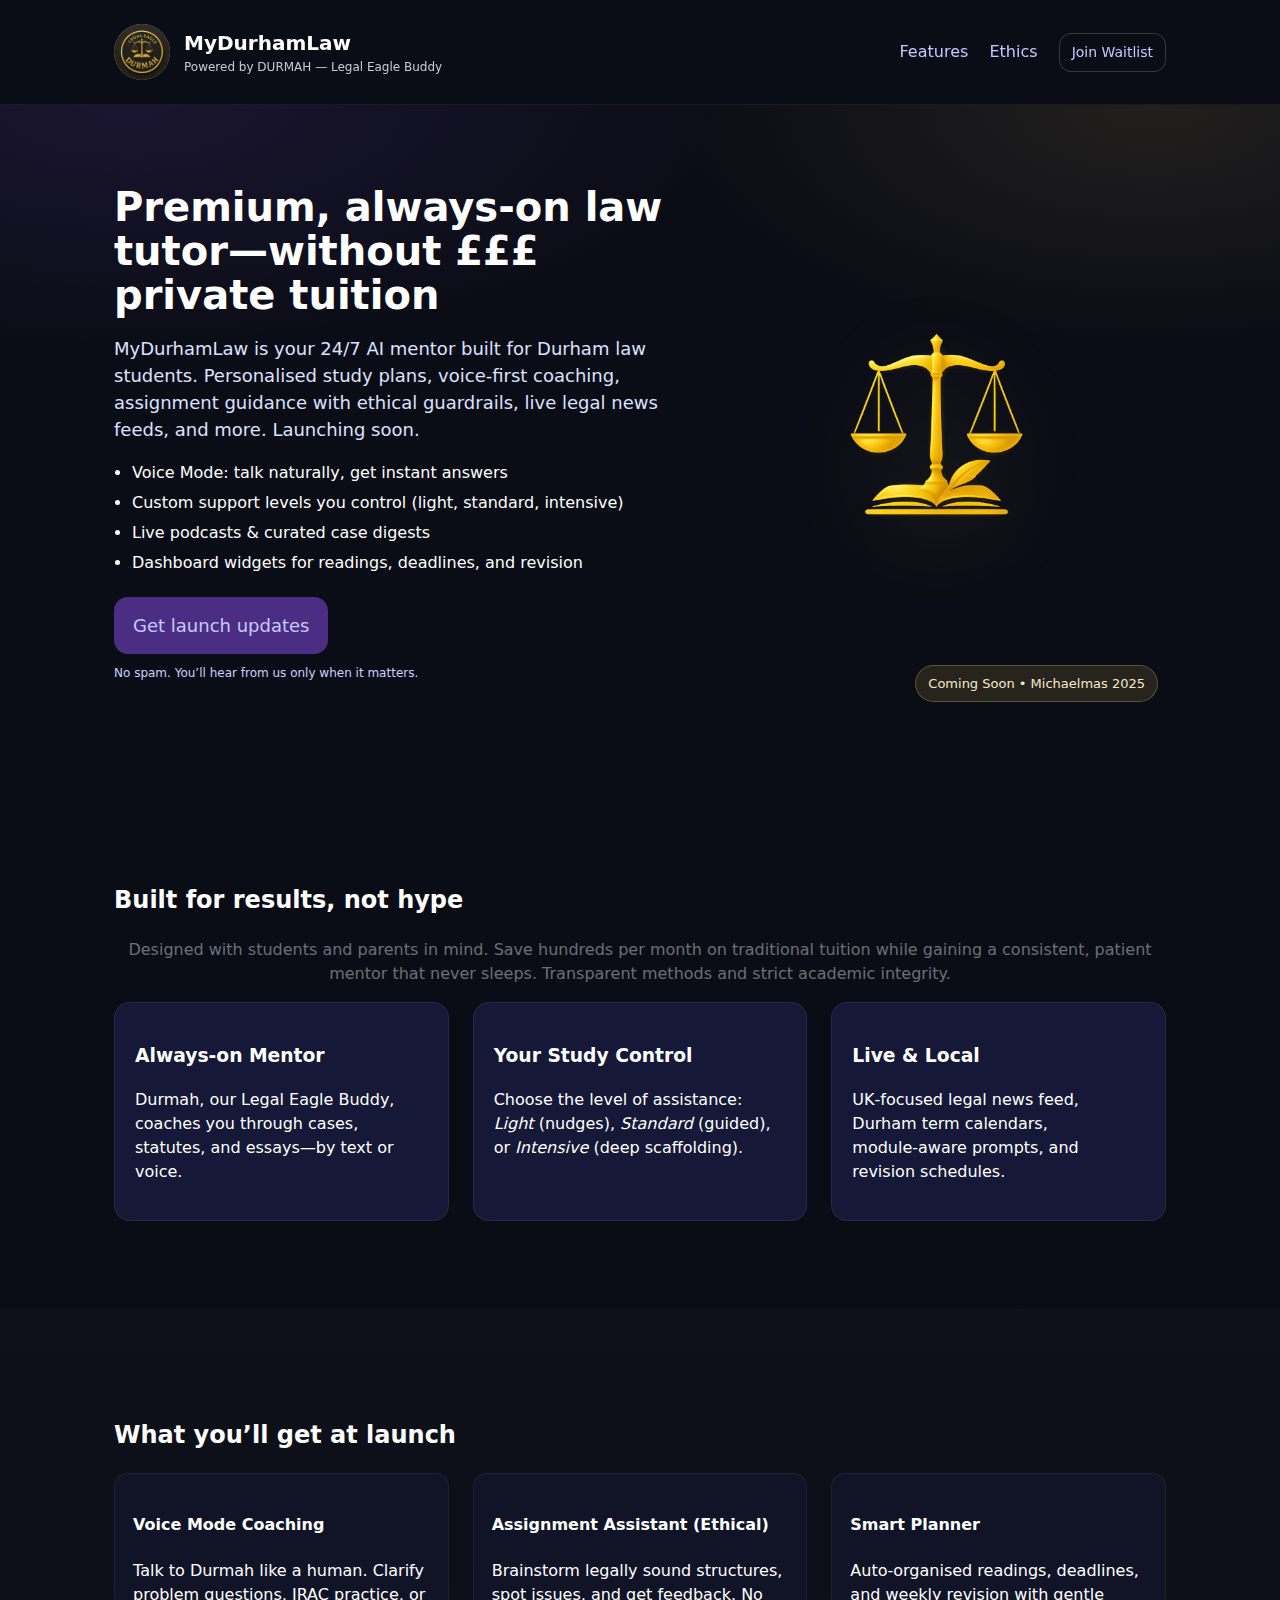
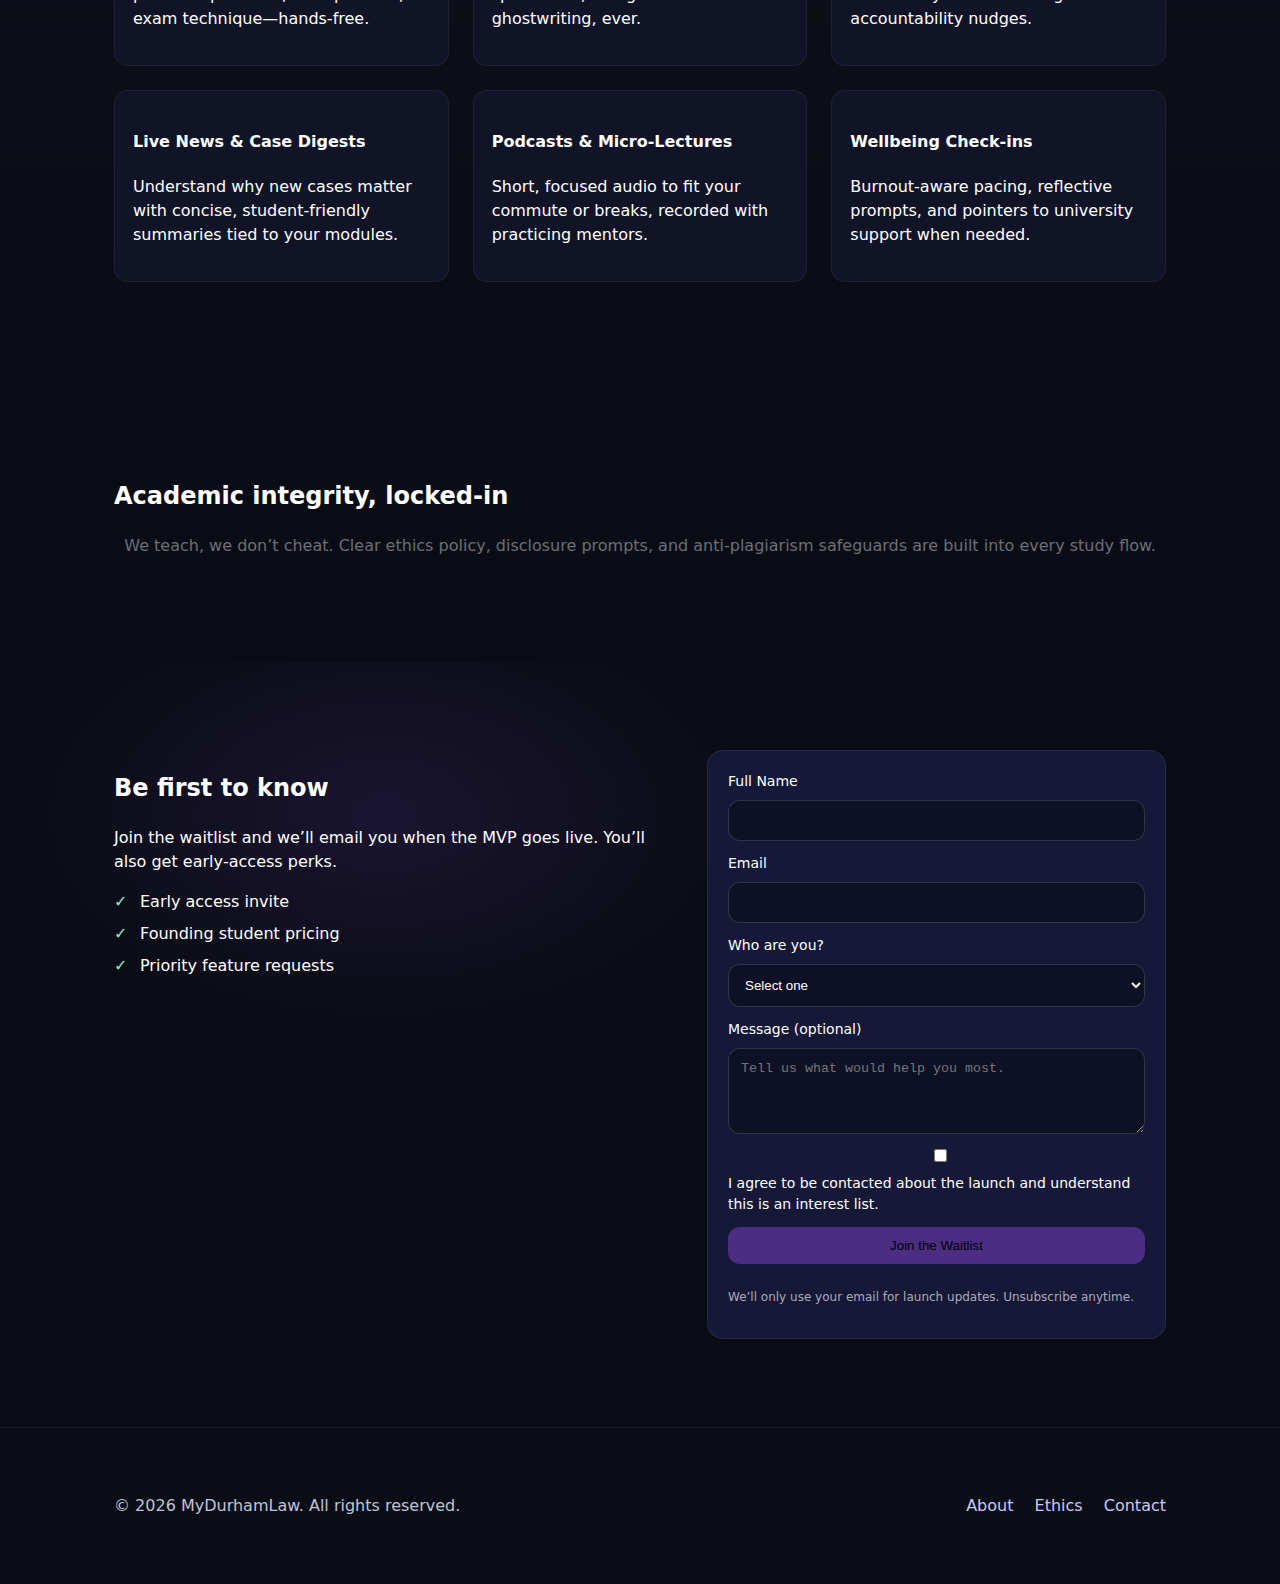
<file: index.html>
<!doctype html>
<html lang="en">
<head>
  <meta name="robots" content="noindex, nofollow" />
  <meta charset="utf-8" />
  <meta name="viewport" content="width=device-width,initial-scale=1" />
  <title>MyDurhamLaw — AI-Powered Law Study Buddy (Coming Soon)</title>
  <meta name="description" content="MyDurhamLaw is the premium, always-on AI mentor for Durham law students: voice-first tutoring, personalised study plans, legal news feeds, live podcasts, and assignment support with ethical guardrails. Join the waitlist.">
  <link rel="preload" as="image" href="/assets/durmah-icon.webp">
  <link rel="icon" href="/favicon.ico">
  <link rel="stylesheet" href="/styles.css" />
  <meta property="og:title" content="MyDurhamLaw — AI-Powered Law Study Buddy (Coming Soon)">
  <meta property="og:description" content="Premium, always-on AI mentor for law students. Join the waitlist.">
  <meta property="og:image" content="/assets/durmah-icon.webp">
  <meta name="theme-color" content="#4B2E83">
</head>
<body>
  <header class="site-header">
    <div class="container row">
      <div class="brand">
        <img src="/assets/durmah-icon.webp" alt="Durmah Legal Eagle Buddy logo" class="logo">
        <div class="brand-text">
          <span class="brand-top">MyDurhamLaw</span>
          <span class="brand-sub">Powered by DURMAH — Legal Eagle Buddy</span>
        </div>
      </div>
      <nav class="mini-nav">
        <a href="#features">Features</a>
        <a href="#ethics">Ethics</a>
        <a href="#waitlist" class="btn btn-sm">Join Waitlist</a>
      </nav>
    </div>
  </header>

  <main>
    <!-- HERO -->
    <section class="hero">
      <div class="container grid-2">
        <div class="hero-copy">
          <h1>Premium, always‑on law tutor—without £££ private tuition</h1>
          <p class="lead">
            MyDurhamLaw is your 24/7 AI mentor built for Durham law students.
            Personalised study plans, voice‑first coaching, assignment guidance with ethical guardrails,
            live legal news feeds, and more. Launching soon.
          </p>
          <ul class="hero-bullets">
            <li>Voice Mode: talk naturally, get instant answers</li>
            <li>Custom support levels you control (light, standard, intensive)</li>
            <li>Live podcasts & curated case digests</li>
            <li>Dashboard widgets for readings, deadlines, and revision</li>
          </ul>
          <a href="#waitlist" class="btn btn-primary btn-lg">Get launch updates</a>
          <p class="small trust-note">No spam. You’ll hear from us only when it matters.</p>
        </div>
        <div class="hero-art">
          <img src="/assets/scale-icon-gold.webp" alt="Scales of justice" class="hero-icon">
          <div class="badge">Coming Soon • Michaelmas 2025</div>
        </div>
      </div>
    </section>

    <!-- POSITIONING -->
    <section id="positioning" class="panel">
      <div class="container">
        <h2>Built for results, not hype</h2>
        <p class="muted center">
          Designed with students and parents in mind. Save hundreds per month on traditional tuition while gaining a
          consistent, patient mentor that never sleeps. Transparent methods and strict academic integrity.
        </p>
        <div class="grid-3 cards">
          <article class="card">
            <h3>Always-on Mentor</h3>
            <p>Durmah, our Legal Eagle Buddy, coaches you through cases, statutes, and essays—by text or voice.</p>
          </article>
          <article class="card">
            <h3>Your Study Control</h3>
            <p>Choose the level of assistance: <em>Light</em> (nudges), <em>Standard</em> (guided), or <em>Intensive</em> (deep scaffolding).</p>
          </article>
          <article class="card">
            <h3>Live & Local</h3>
            <p>UK‑focused legal news feed, Durham term calendars, module‑aware prompts, and revision schedules.</p>
          </article>
        </div>
      </div>
    </section>

    <!-- FEATURE GRID -->
    <section id="features" class="panel alt">
      <div class="container">
        <h2>What you’ll get at launch</h2>
        <div class="grid-3 features">
          <div class="feature">
            <h4>Voice Mode Coaching</h4>
            <p>Talk to Durmah like a human. Clarify problem questions, IRAC practice, or exam technique—hands‑free.</p>
          </div>
          <div class="feature">
            <h4>Assignment Assistant (Ethical)</h4>
            <p>Brainstorm legally sound structures, spot issues, and get feedback. No ghostwriting, ever.</p>
          </div>
          <div class="feature">
            <h4>Smart Planner</h4>
            <p>Auto‑organised readings, deadlines, and weekly revision with gentle accountability nudges.</p>
          </div>
          <div class="feature">
            <h4>Live News & Case Digests</h4>
            <p>Understand why new cases matter with concise, student‑friendly summaries tied to your modules.</p>
          </div>
          <div class="feature">
            <h4>Podcasts & Micro‑Lectures</h4>
            <p>Short, focused audio to fit your commute or breaks, recorded with practicing mentors.</p>
          </div>
          <div class="feature">
            <h4>Wellbeing Check‑ins</h4>
            <p>Burnout‑aware pacing, reflective prompts, and pointers to university support when needed.</p>
          </div>
        </div>
      </div>
    </section>

    <!-- ETHICS -->
    <section id="ethics" class="panel">
      <div class="container">
        <h2>Academic integrity, locked‑in</h2>
        <p class="muted center">
          We teach, we don’t cheat. Clear ethics policy, disclosure prompts, and anti‑plagiarism safeguards are built into every study flow.
        </p>
      </div>
    </section>

    <!-- WAITLIST FORM -->
    <section id="waitlist" class="panel cta">
      <div class="container grid-2">
        <div>
          <h2>Be first to know</h2>
          <p>Join the waitlist and we’ll email you when the MVP goes live. You’ll also get early‑access perks.</p>
          <ul class="ticks">
            <li>Early access invite</li>
            <li>Founding student pricing</li>
            <li>Priority feature requests</li>
          </ul>
        </div>

        <form class="card form"
              name="waitlist"
              method="POST"
              netlify
              netlify-honeypot="bot-field"
              action="/thank-you.html"
              onsubmit="return lockSubmit(this);">
          <input type="hidden" name="form-name" value="waitlist" />
          <p class="hidden">
            <label>Don’t fill this out if you’re human: <input name="bot-field" /></label>
          </p>

          <label>Full Name
            <input type="text" name="name" required />
          </label>

          <label>Email
            <input type="email" name="email" required />
          </label>

          <label>Who are you?
            <select name="role" required>
              <option value="">Select one</option>
              <option>Durham Student</option>
              <option>Parent/Guardian</option>
              <option>Prospective Partner</option>
              <option>Other</option>
            </select>
          </label>

          <label>Message (optional)
            <textarea name="message" rows="4" placeholder="Tell us what would help you most."></textarea>
          </label>

          <label class="checkbox">
            <input type="checkbox" name="agree" required />
            I agree to be contacted about the launch and understand this is an interest list.
          </label>

          <button type="submit" class="btn btn-primary btn-block">Join the Waitlist</button>
          <p class="small">We’ll only use your email for launch updates. Unsubscribe anytime.</p>
        </form>
      </div>
    </section>
  </main>

  <footer class="site-footer">
    <div class="container row">
      <p>© <span id="y"></span> MyDurhamLaw. All rights reserved.</p>
      <nav class="mini-nav">
        <a href="#positioning">About</a>
        <a href="#ethics">Ethics</a>
        <a href="#waitlist">Contact</a>
      </nav>
    </div>
  </footer>

  <!-- Hidden template form so Netlify always detects it at build time -->
  <form name="waitlist" netlify netlify-honeypot="bot-field" hidden>
    <input type="text" name="name">
    <input type="email" name="email">
    <textarea name="message"></textarea>
  </form>

  <script src="/script.js"></script>
</body>
</html>
</file>
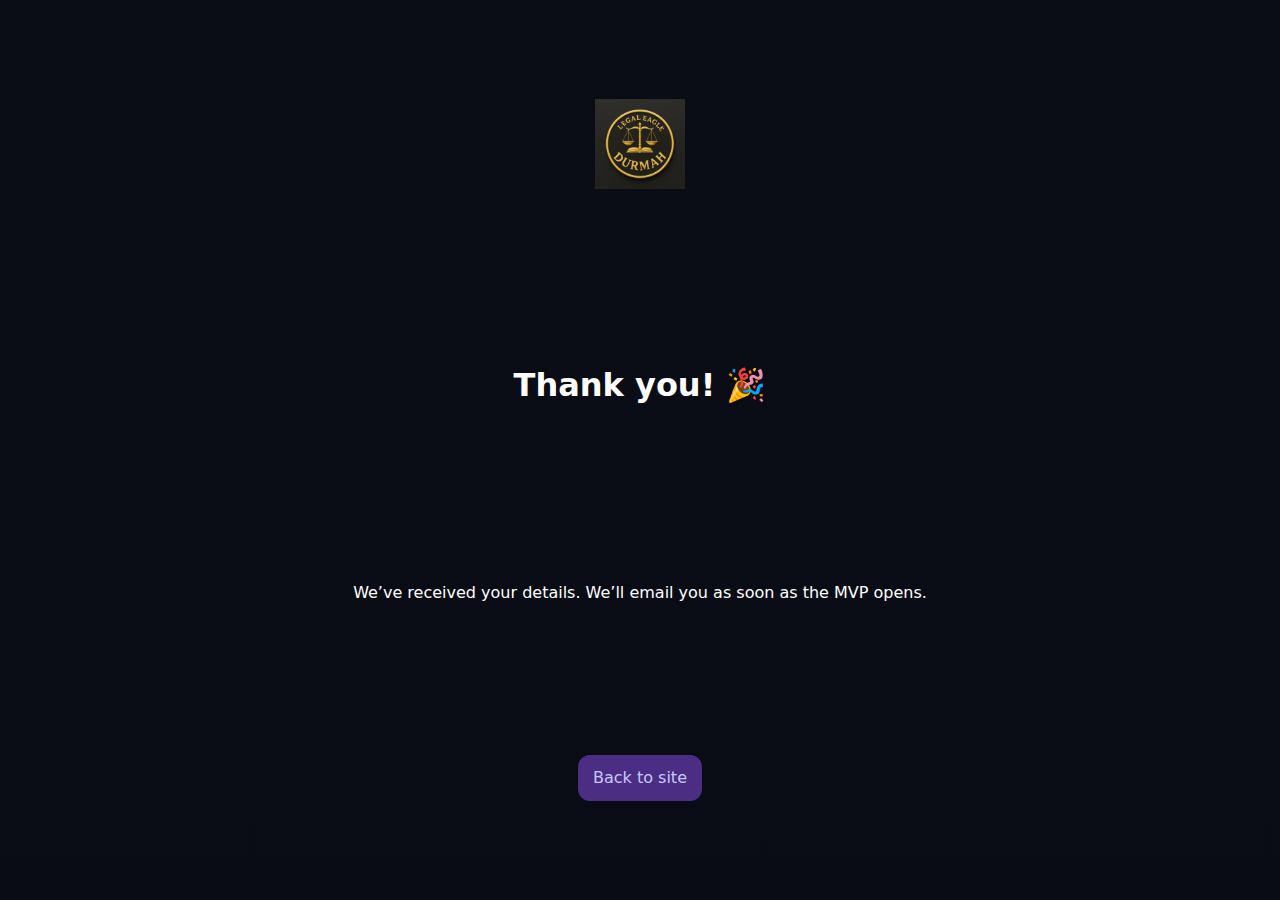
<file: thank-you.html>
<!doctype html>
<html lang="en">
<head>
  <meta charset="utf-8" />
  <meta name="viewport" content="width=device-width,initial-scale=1" />
  <title>Thanks — You’re on the list</title>
  <link rel="icon" href="/favicon.ico">
  <link rel="stylesheet" href="/styles.css" />
</head>
<body>
  <main class="centered">
    <img src="/assets/durmah-icon.webp" alt="Durmah logo" class="thanks-logo">
    <h1>Thank you! 🎉</h1>
    <p>We’ve received your details. We’ll email you as soon as the MVP opens.</p>
    <a class="btn btn-primary" href="/">Back to site</a>
  </main>
</body>
</html>
</file>
<file: styles.css>
:root{
  --purple:#4B2E83; /* Durham purple */
  --ink:#0f1222;
  --gold:#C8A552;
  --muted:#6b6f76;
  --bg:#0b0d16;
  --panel:#111427;
  --card:#151836;
  --white:#ffffff;
}
*{box-sizing:border-box}
html,body{margin:0;padding:0;background:linear-gradient(180deg,#0b0d16,#0a0c15);color:var(--white);font-family:Inter,system-ui,Segoe UI,Roboto,Arial,sans-serif;line-height:1.5}
img{max-width:100%;height:auto;display:block}
a{color:#c6c9ff;text-decoration:none}
a:hover{text-decoration:underline}

.container{max-width:1100px;margin-inline:auto;padding:24px}
.row{display:flex;align-items:center;justify-content:space-between;gap:16px}
.grid-2{display:grid;grid-template-columns:1.1fr .9fr;gap:32px}
.grid-3{display:grid;grid-template-columns:repeat(3,1fr);gap:24px}
@media (max-width:960px){.grid-2,.grid-3{grid-template-columns:1fr}}

.site-header{position:sticky;top:0;background:rgba(11,13,22,.9);backdrop-filter: blur(6px);border-bottom:1px solid rgba(255,255,255,.06);z-index:20}
.brand{display:flex;align-items:center;gap:14px}
.logo{width:56px;height:56px;border-radius:50%;box-shadow:0 0 0 2px var(--gold) inset}
.brand-top{display:block;font-weight:700;font-size:20px}
.brand-sub{display:block;font-size:12px;color:#c9c9d6}
.mini-nav a{margin-left:16px}
.btn{display:inline-block;border:1px solid rgba(255,255,255,.18);padding:10px 14px;border-radius:12px}
.btn-sm{padding:8px 12px;font-size:14px}
.btn-lg{padding:14px 18px;font-size:18px;border-radius:14px}
.btn-primary{background:var(--purple);border-color:transparent}
.btn-block{width:100%}

.hero{padding:56px 0;background:
 radial-gradient(1000px 400px at 10% 0, rgba(75,46,131,.25), transparent 60%),
 radial-gradient(800px 400px at 90% 0, rgba(200,165,82,.12), transparent 60%)}
.hero h1{font-size:40px;line-height:1.1;margin:0 0 12px}
.lead{font-size:18px;color:#DEE1FF;margin-bottom:18px}
.hero-bullets{margin:10px 0 22px;padding-left:18px}
.hero-bullets li{margin:6px 0}
.hero-art{position:relative;display:flex;align-items:center;justify-content:center}
.hero-icon{width:72%;filter:drop-shadow(0 18px 40px rgba(200,165,82,.15))}
.badge{position:absolute;bottom:-8px;right:8px;background:rgba(200,165,82,.15);border:1px solid rgba(200,165,82,.35);color:#f6e9c9;padding:8px 12px;border-radius:999px;font-size:13px}

.panel{padding:64px 0}
.panel.alt{background:linear-gradient(180deg,rgba(255,255,255,.02),rgba(255,255,255,0))}
.center{text-align:center}
.muted{color:var(--muted)}
.cards .card{background:var(--card);border:1px solid rgba(255,255,255,.08);padding:20px;border-radius:16px}
.features .feature{background:var(--panel);border:1px solid rgba(255,255,255,.06);padding:18px;border-radius:14px}

.ticks{list-style:none;padding:0;margin:12px 0}
.ticks li{padding-left:26px;position:relative;margin:8px 0}
.ticks li::before{content:"✓";position:absolute;left:0;top:0;color:#9BE7C9}

.cta{background: radial-gradient(500px 300px at 30% 20%, rgba(75,46,131,.25), transparent 70%)}
.form{display:grid;gap:12px}
.form input,.form textarea,.form select{
  width:100%;padding:12px 12px;border-radius:12px;border:1px solid rgba(255,255,255,.15);
  background:#0e1125;color:var(--white);outline:none
}
.form label{display:grid;gap:8px;font-size:14px}
.checkbox{display:flex;gap:8px;align-items:flex-start}
.hidden{display:none}
.small{font-size:12px;color:#aab}
.trust-note{margin-top:10px;color:#cbd0ff}
.card{background:var(--card);border:1px solid rgba(255,255,255,.08);padding:20px;border-radius:16px}

.site-footer{border-top:1px solid rgba(255,255,255,.06);padding:26px 0;background:#0b0d16;color:#bfc3d9}
.centered{min-height:100vh;display:grid;place-items:center;text-align:center;padding:32px}
.thanks-logo{width:90px;margin:0 auto 16px}
</file>
